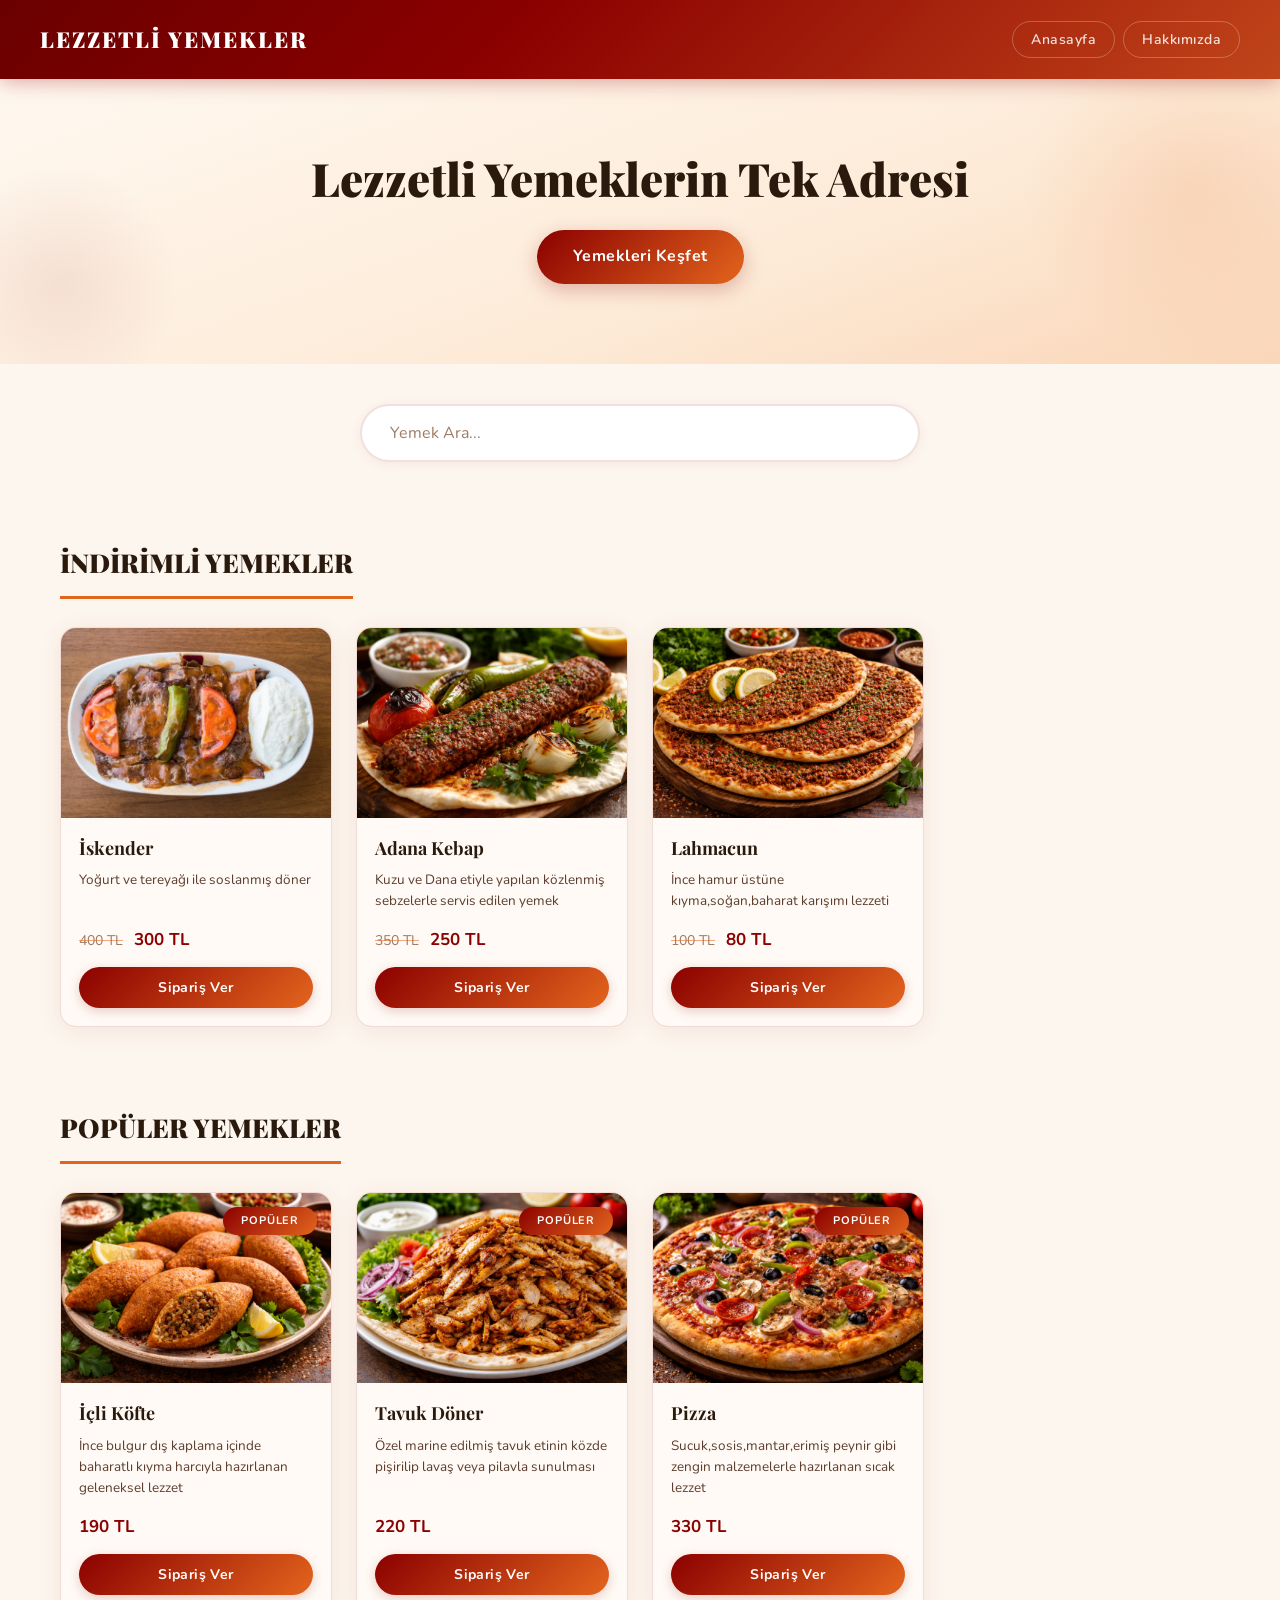
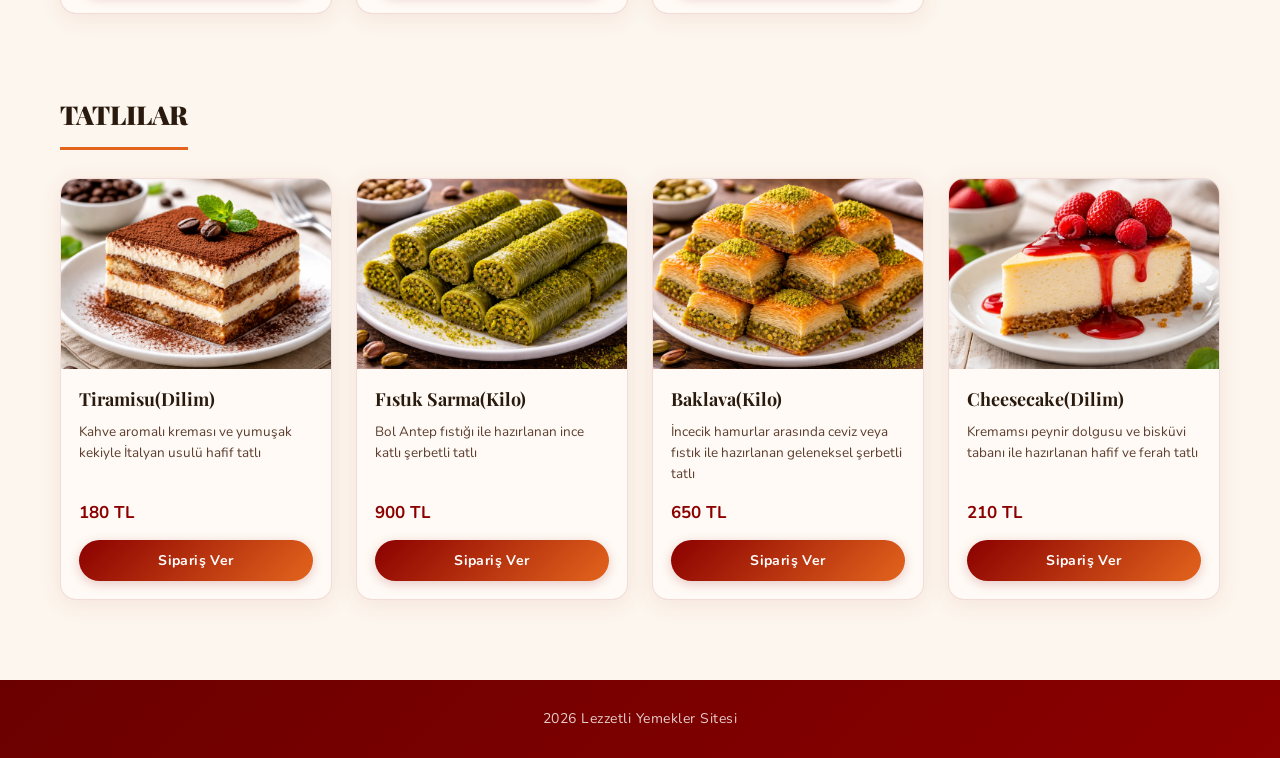
<file: index.html>
<!DOCTYPE html>
<html lang="en">
<head>
    <meta charset="UTF-8">
    <meta name="viewport" content="width=device-width, initial-scale=1.0">
    <title>YEMEK SİTESİ</title>
    <link rel="stylesheet" href="style.css">
    <link rel="shortcut icon" href="img/BG.png" type="image/x-icon">
</head>
<body>
    <header>
        <h1>LEZZETLİ YEMEKLER</h1>
        <nav>
            <ul>
                <li> <a href="index.html">Anasayfa</a></li>
                <li><a href="credits.html">Hakkımızda</a></li>
            </ul>
        </nav>
    </header>

    <div class="hero">
        <h1>Lezzetli Yemeklerin Tek Adresi</h1>
            <a href="https://yemek.com/tarif/" target="_blank">Yemekleri Keşfet</a>
    </div>

    <div class="search-box">
        <input type="text" id="searchInput" placeholder="Yemek Ara..."/>
    </div>

    <section class="promotion">
        <h2>İNDİRİMLİ YEMEKLER</h2>
        <div class="menu-items">

            <div class="menu-item">
                 <img src="img/İskender.jpg" alt="">
                 <h3>İskender</h3>
                 <p>
                     Yoğurt ve tereyağı ile soslanmış döner
                 </p>
                 <span><del>400 TL</del> 300 TL</span>
                <button class="order-button">Sipariş Ver</button>
            </div>

            <div class="menu-item">
                 <img src="img/Adana_Kebab.png" alt="">
                 <h3>Adana Kebap</h3>
                 <p>
                    Kuzu ve Dana etiyle yapılan közlenmiş sebzelerle servis edilen yemek
                 </p>
                 <span><del>350 TL</del> 250 TL</span>
                    <button class="order-button">Sipariş Ver</button>
            </div>

            <div class="menu-item">
                 <img src="img/Lahmacun.png" alt="">
                 <h3>Lahmacun</h3>
                 <p>
                     İnce hamur üstüne kıyma,soğan,baharat karışımı lezzeti
                 </p>
                 <span><del>100 TL</del> 80 TL</span>
                <button class="order-button">Sipariş Ver</button>
            </div>
            
        </div>
    </section>


    <section class="featured">
        <h2>POPÜLER YEMEKLER</h2>
        <div class="menu-items">

            <div class="menu-item">
                 <img src="img/İçli_Köfte.png" alt="">
                 <h3>İçli Köfte</h3>
                 <p>
                   İnce bulgur dış kaplama içinde baharatlı kıyma harcıyla hazırlanan geleneksel lezzet
                 </p>
                 <span>190 TL</span>
                 <button class="order-button">Sipariş Ver</button>
                 <Popüler class="tag" >Popüler</span>
            </div>

            <div class="menu-item">
                 <img src="img/Tavuk_Döner.png" alt="">
                 <h3>Tavuk Döner</h3>
                 <p>
                    Özel marine edilmiş tavuk etinin közde pişirilip lavaş veya pilavla sunulması
                 </p>
                 <span>220 TL</span>
                 <button class="order-button">Sipariş Ver</button>
                 <Popüler class="tag" >Popüler</span>
            </div>

            <div class="menu-item">
                 <img src="img/Pizza.png" alt="">
                 <h3>Pizza</h3>
                 <p>
                     Sucuk,sosis,mantar,erimiş peynir gibi zengin malzemelerle hazırlanan sıcak lezzet
                </p>
                <span>330 TL</span>
                <button class="order-button">Sipariş Ver</button>
                <Popüler class="tag" >Popüler</span>
            </div>

        </div>
    </section>


    <section class="sweets">
        <h2>TATLILAR</h2>
        <div class="menu-items">

            <div class="menu-item">
                 <img src="img/Tiramisu.png" alt="">
                 <h3>Tiramisu(Dilim)</h3>
                 <p>
                    Kahve aromalı kreması ve yumuşak kekiyle İtalyan usulü hafif tatlı
                 </p>
                 <span>180 TL</span>
                 <button class="order-button">Sipariş Ver</button>
            </div>

            <div class="menu-item">
                 <img src="img/Fıstık_Sarma.png" alt="">
                 <h3>Fıstık Sarma(Kilo)</h3>
                 <p>
                    Bol Antep fıstığı ile hazırlanan ince katlı şerbetli tatlı
                 </p>
                 <span>900 TL</span>
                 <button class="order-button">Sipariş Ver</button>
            </div>

            <div class="menu-item">
                <img src="img/Baklava.png" alt="">
                <h3>Baklava(Kilo)</h3>
                <p>
                  İncecik hamurlar arasında ceviz veya fıstık ile hazırlanan geleneksel şerbetli tatlı
                </p>
                <span>650 TL</span>
                <button class="order-button">Sipariş Ver</button>       
            </div>

            <div class="menu-item">
                 <img src="img/Cheesecake.png" alt="">
                 <h3>Cheesecake(Dilim)</h3>
                 <p>
                   Kremamsı peynir dolgusu ve bisküvi tabanı ile hazırlanan hafif ve ferah tatlı
                 </p>
                 <span>210 TL</span>
                 <button class="order-button">Sipariş Ver</button>           
            </div>

        </div>
    </section>


    <footer class="footer">
        <p>
            2026 Lezzetli Yemekler Sitesi
        </p>
    </footer>

    <script src="script.js"></script>
</body>
</html>
</file>
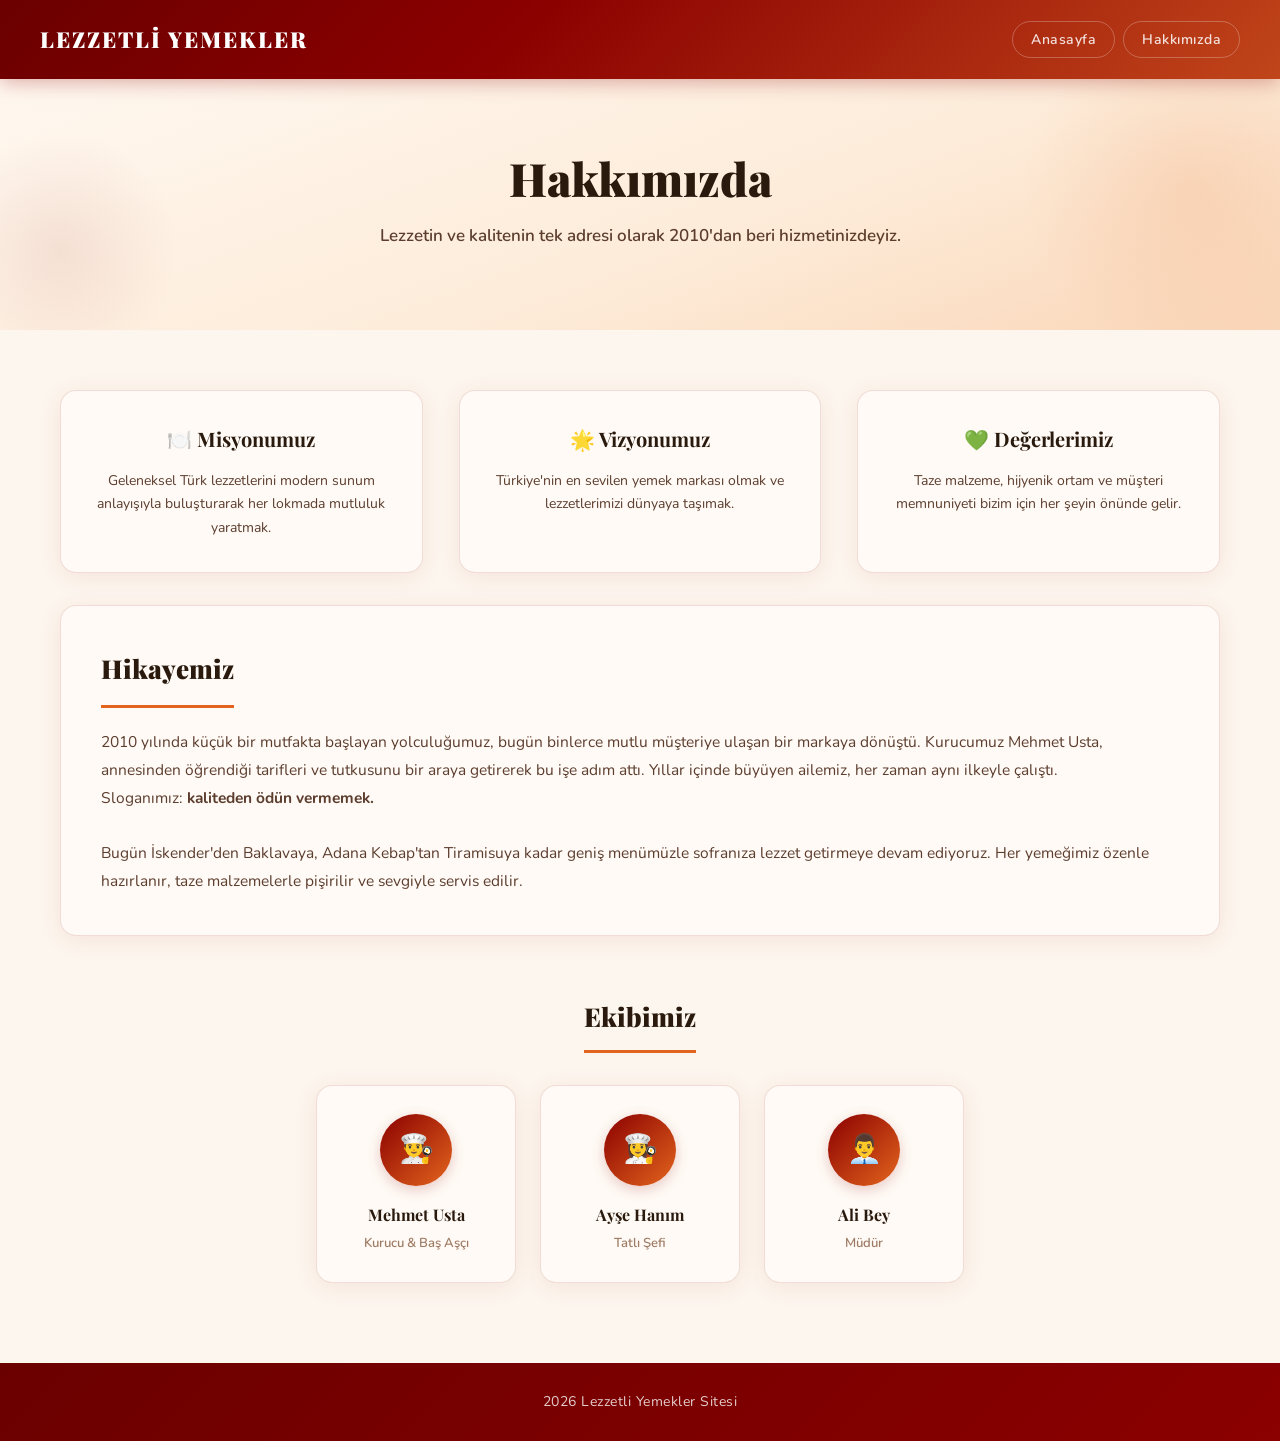
<file: credits.html>
<!DOCTYPE html>
<html lang="en">
<head>
    <meta charset="UTF-8">
    <meta name="viewport" content="width=device-width, initial-scale=1.0">
    <title>Hakkımızda - Lezzetli Yemekler</title>
    <link rel="stylesheet" href="style.css">
    <link rel="shortcut icon" href="img/BG.png" type="image/x-icon">
    <style>
  .about-hero {
    background: linear-gradient(160deg, #fff8f0 0%, #fdebd8 60%, #fad6b8 100%);
    text-align: center;
    padding: 72px 20px 80px;
    position: relative;
    overflow: hidden;
  }

  .about-hero::before {
    content: '';
    position: absolute;
    top: -60px; right: -80px;
    width: 340px; height: 340px;
    border-radius: 50%;
    background: radial-gradient(circle, rgba(227,101,29,0.12), transparent 70%);
    pointer-events: none;
  }

  .about-hero::after {
    content: '';
    position: absolute;
    bottom: -40px; left: -60px;
    width: 240px; height: 240px;
    border-radius: 50%;
    background: radial-gradient(circle, rgba(139,0,0,0.08), transparent 70%);
    pointer-events: none;
  }

  .about-hero h1 {
    font-family: 'Playfair Display', serif;
    font-size: clamp(28px, 5vw, 46px);
    font-weight: 900;
    color: var(--text-dark);
    margin-bottom: 16px;
    line-height: 1.2;
  }

  .about-hero p {
    font-size: 17px;
    color: var(--text-mid);
    max-width: 600px;
    margin: 0 auto;
    font-weight: 600;
  }

  .about-section {
    max-width: 1200px;
    margin: 20px auto 60px;
    padding: 0 20px;
  }

  .about-cards {
    display: flex;
    justify-content: space-between;
    flex-wrap: wrap;
    gap: 24px;
    margin-top: 60px;
  }

  .about-card {
    background: var(--card-bg);
    border-radius: var(--radius);
    border: 1.5px solid var(--border);
    box-shadow: var(--shadow);
    padding: 32px 28px;
    width: calc(33% - 20px);
    text-align: center;
    transition: transform 0.28s ease, box-shadow 0.28s ease, border-color 0.28s ease;
  }

  .about-card:hover {
    transform: translateY(-6px);
    box-shadow: var(--shadow-hover);
    border-color: rgba(227,101,29,0.3);
  }

  .about-card h3 {
    font-family: 'Playfair Display', serif;
    font-size: 20px;
    font-weight: 700;
    color: var(--text-dark);
    margin-bottom: 14px;
  }

  .about-card p {
    font-size: 14px;
    line-height: 1.7;
    color: var(--text-mid);
  }

  .about-story {
    background: var(--card-bg);
    border-radius: var(--radius);
    border: 1.5px solid var(--border);
    box-shadow: var(--shadow);
    padding: 40px;
    margin-top: 32px;
    line-height: 1.8;
    font-size: 15.5px;
    color: var(--text-mid);
  }

  .about-story h2 {
    font-family: 'Playfair Display', serif;
    font-size: 26px;
    font-weight: 900;
    color: var(--text-dark);
    margin-bottom: 20px;
    padding-bottom: 12px;
    border-bottom: 3px solid var(--orange);
    display: inline-block;
  }

  .team {
    margin-top: 60px;
    text-align: center;
  }

  .team h2 {
    font-family: 'Playfair Display', serif;
    font-size: 26px;
    font-weight: 900;
    color: var(--text-dark);
    margin-bottom: 32px;
    padding-bottom: 12px;
    border-bottom: 3px solid var(--orange);
    display: inline-block;
  }

  .team-cards {
    display: flex;
    justify-content: center;
    flex-wrap: wrap;
    gap: 24px;
  }

  .team-card {
    background: var(--card-bg);
    border-radius: var(--radius);
    border: 1.5px solid var(--border);
    box-shadow: var(--shadow);
    padding: 28px 24px;
    width: 200px;
    text-align: center;
    transition: transform 0.28s ease, box-shadow 0.28s ease, border-color 0.28s ease;
  }

  .team-card:hover {
    transform: translateY(-6px);
    box-shadow: var(--shadow-hover);
    border-color: rgba(227,101,29,0.3);
  }

  .team-card .avatar {
    width: 72px;
    height: 72px;
    border-radius: 50%;
    background: linear-gradient(135deg, var(--red), var(--orange));
    margin: 0 auto 16px;
    display: flex;
    align-items: center;
    justify-content: center;
    font-size: 28px;
    box-shadow: 0 4px 14px rgba(139,0,0,0.2);
  }

  .team-card h4 {
    font-family: 'Playfair Display', serif;
    font-size: 16px;
    font-weight: 700;
    color: var(--text-dark);
    margin-bottom: 6px;
  }

  .team-card p {
    font-size: 13px;
    color: var(--text-muted);
    font-weight: 600;
  }

  @media (max-width: 768px) {
    .about-cards {
      flex-direction: column;
    }
    .about-card {
      width: 100%;
    }
  }

  @media (max-width: 480px) {
    .about-hero {
      padding: 52px 20px 60px;
    }
  }
    </style>
    </head>
<body>
    <header>
        <h1>LEZZETLİ YEMEKLER</h1>
        <nav>
            <ul>
                <li><a href="index.html">Anasayfa</a></li>
                <li><a href="credits.html">Hakkımızda</a></li>
            </ul>
        </nav>
    </header>

    <div class="about-hero">
        <h1>Hakkımızda</h1>
        <p>Lezzetin ve kalitenin tek adresi olarak 2010'dan beri hizmetinizdeyiz.</p>
    </div>

    <div class="about-section">

        <div class="about-cards">
            <div class="about-card">
                <h3>🍽️ Misyonumuz</h3>
                <p>Geleneksel Türk lezzetlerini modern sunum anlayışıyla buluşturarak her lokmada mutluluk yaratmak.</p>
            </div>
            <div class="about-card">
                <h3>🌟 Vizyonumuz</h3>
                <p>Türkiye'nin en sevilen yemek markası olmak ve lezzetlerimizi dünyaya taşımak.</p>
            </div>
            <div class="about-card">
                <h3>💚 Değerlerimiz</h3>
                <p>Taze malzeme, hijyenik ortam ve müşteri memnuniyeti bizim için her şeyin önünde gelir.</p>
            </div>
        </div>

        <div class="about-story">
            <h2>Hikayemiz</h2>
            <p>
                2010 yılında küçük bir mutfakta başlayan yolculuğumuz, bugün binlerce mutlu müşteriye ulaşan bir markaya dönüştü. 
                Kurucumuz Mehmet Usta, annesinden öğrendiği tarifleri ve tutkusunu bir araya getirerek bu işe adım attı.
                Yıllar içinde büyüyen ailemiz, her zaman aynı ilkeyle çalıştı.<br>Sloganımız: <strong>kaliteden ödün vermemek.</strong>
            </p>
            <br>
            <p>
                Bugün İskender'den Baklavaya, Adana Kebap'tan Tiramisuya kadar geniş menümüzle sofranıza lezzet getirmeye devam ediyoruz.
                Her yemeğimiz özenle hazırlanır, taze malzemelerle pişirilir ve sevgiyle servis edilir.
            </p>
        </div>

        <div class="team">
            <h2>Ekibimiz</h2>
            <div class="team-cards">
                <div class="team-card">
                    <div class="avatar">👨‍🍳</div>
                    <h4>Mehmet Usta</h4>
                    <p>Kurucu & Baş Aşçı</p>
                </div>
                <div class="team-card">
                    <div class="avatar">👩‍🍳</div>
                    <h4>Ayşe Hanım</h4>
                    <p>Tatlı Şefi</p>
                </div>
                <div class="team-card">
                    <div class="avatar">👨‍💼</div>
                    <h4>Ali Bey</h4>
                    <p>Müdür</p>
                </div>
            </div>
        </div>

    </div>

    <footer class="footer">
        <p>
            2026 Lezzetli Yemekler Sitesi
        </p>
    </footer>

</body>
</html>
</file>
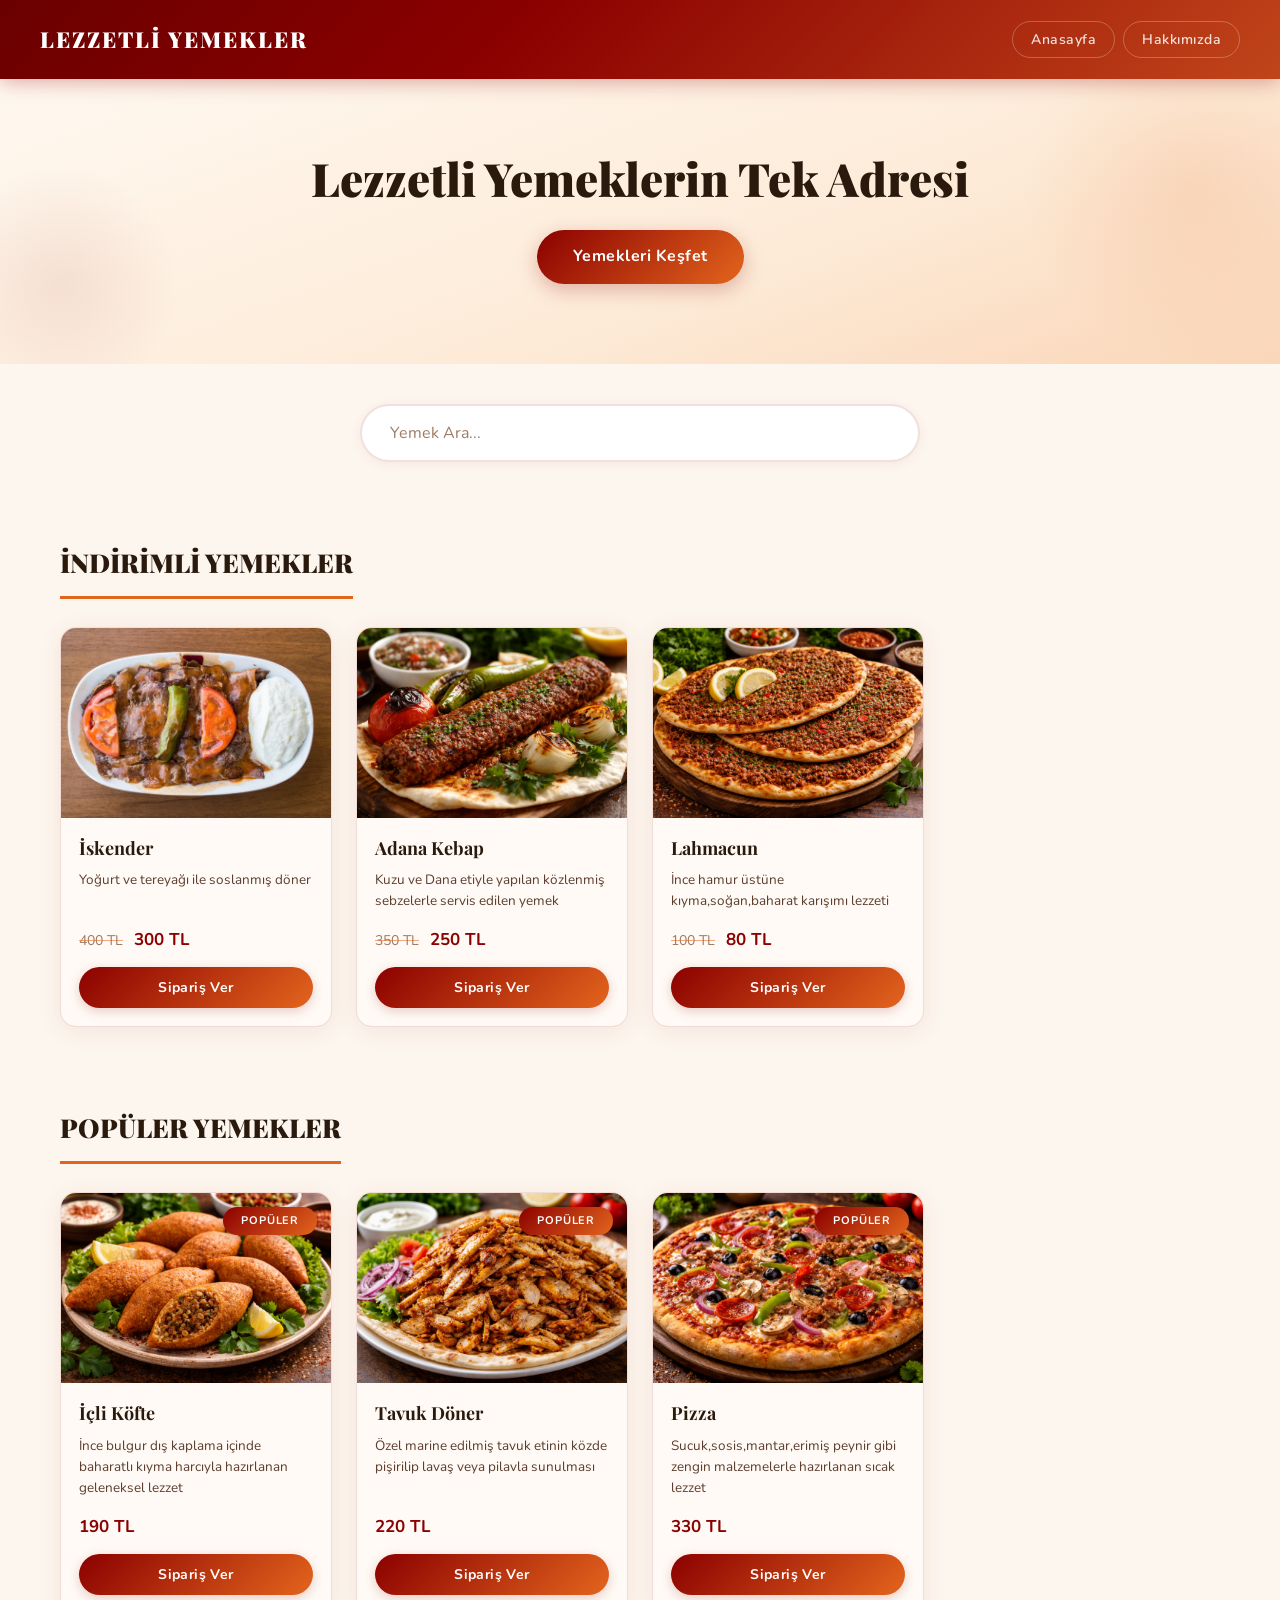
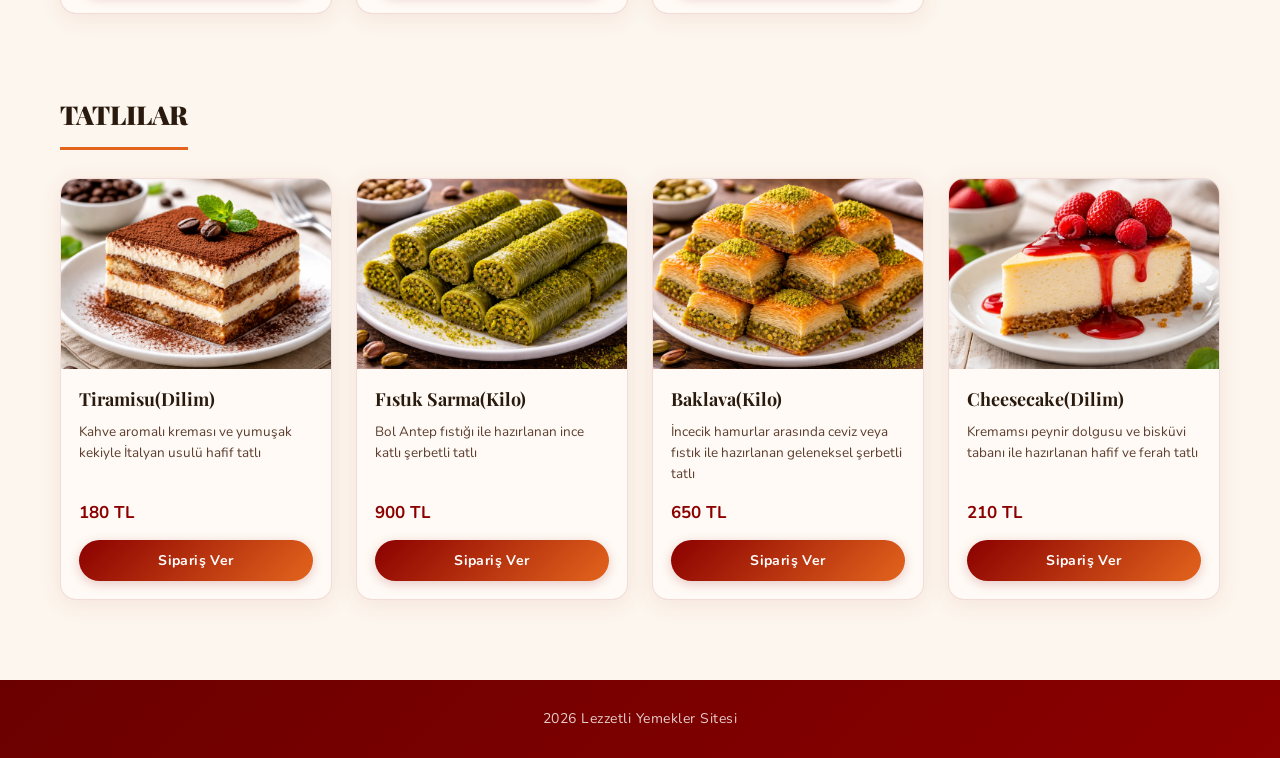
<file: main.html>
<!DOCTYPE html>
<html lang="en">
<head>
    <meta charset="UTF-8">
    <meta name="viewport" content="width=device-width, initial-scale=1.0">
    <title>YEMEK SİTESİ</title>
    <link rel="stylesheet" href="style.css">
    <link rel="shortcut icon" href="img/BG.png" type="image/x-icon">
</head>
<body>
    <header>
        <h1>LEZZETLİ YEMEKLER</h1>
        <nav>
            <ul>
                <li> <a href="main.html">Anasayfa</a></li>
                <li><a href="credits.html">Hakkımızda</a></li>
            </ul>
        </nav>
    </header>

    <div class="hero">
        <h1>Lezzetli Yemeklerin Tek Adresi</h1>
            <a href="https://yemek.com/tarif/" target="_blank">Yemekleri Keşfet</a>
    </div>

    <div class="search-box">
        <input type="text" id="searchInput" placeholder="Yemek Ara..."/>
    </div>

    <section class="promotion">
        <h2>İNDİRİMLİ YEMEKLER</h2>
        <div class="menu-items">

            <div class="menu-item">
                 <img src="img/İskender.jpg" alt="">
                 <h3>İskender</h3>
                 <p>
                     Yoğurt ve tereyağı ile soslanmış döner
                 </p>
                 <span><del>400 TL</del> 300 TL</span>
                <button class="order-button">Sipariş Ver</button>
            </div>

            <div class="menu-item">
                 <img src="img/Adana_Kebab.png" alt="">
                 <h3>Adana Kebap</h3>
                 <p>
                    Kuzu ve Dana etiyle yapılan közlenmiş sebzelerle servis edilen yemek
                 </p>
                 <span><del>350 TL</del> 250 TL</span>
                    <button class="order-button">Sipariş Ver</button>
            </div>

            <div class="menu-item">
                 <img src="img/Lahmacun.png" alt="">
                 <h3>Lahmacun</h3>
                 <p>
                     İnce hamur üstüne kıyma,soğan,baharat karışımı lezzeti
                 </p>
                 <span><del>100 TL</del> 80 TL</span>
                <button class="order-button">Sipariş Ver</button>
            </div>
            
        </div>
    </section>


    <section class="featured">
        <h2>POPÜLER YEMEKLER</h2>
        <div class="menu-items">

            <div class="menu-item">
                 <img src="img/İçli_Köfte.png" alt="">
                 <h3>İçli Köfte</h3>
                 <p>
                   İnce bulgur dış kaplama içinde baharatlı kıyma harcıyla hazırlanan geleneksel lezzet
                 </p>
                 <span>190 TL</span>
                 <button class="order-button">Sipariş Ver</button>
                 <Popüler class="tag" >Popüler</span>
            </div>

            <div class="menu-item">
                 <img src="img/Tavuk_Döner.png" alt="">
                 <h3>Tavuk Döner</h3>
                 <p>
                    Özel marine edilmiş tavuk etinin közde pişirilip lavaş veya pilavla sunulması
                 </p>
                 <span>220 TL</span>
                 <button class="order-button">Sipariş Ver</button>
                 <Popüler class="tag" >Popüler</span>
            </div>

            <div class="menu-item">
                 <img src="img/Pizza.png" alt="">
                 <h3>Pizza</h3>
                 <p>
                     Sucuk,sosis,mantar,erimiş peynir gibi zengin malzemelerle hazırlanan sıcak lezzet
                </p>
                <span>330 TL</span>
                <button class="order-button">Sipariş Ver</button>
                <Popüler class="tag" >Popüler</span>
            </div>

        </div>
    </section>


    <section class="sweets">
        <h2>TATLILAR</h2>
        <div class="menu-items">

            <div class="menu-item">
                 <img src="img/Tiramisu.png" alt="">
                 <h3>Tiramisu(Dilim)</h3>
                 <p>
                    Kahve aromalı kreması ve yumuşak kekiyle İtalyan usulü hafif tatlı
                 </p>
                 <span>180 TL</span>
                 <button class="order-button">Sipariş Ver</button>
            </div>

            <div class="menu-item">
                 <img src="img/Fıstık_Sarma.png" alt="">
                 <h3>Fıstık Sarma(Kilo)</h3>
                 <p>
                    Bol Antep fıstığı ile hazırlanan ince katlı şerbetli tatlı
                 </p>
                 <span>900 TL</span>
                 <button class="order-button">Sipariş Ver</button>
            </div>

            <div class="menu-item">
                <img src="img/Baklava.png" alt="">
                <h3>Baklava(Kilo)</h3>
                <p>
                  İncecik hamurlar arasında ceviz veya fıstık ile hazırlanan geleneksel şerbetli tatlı
                </p>
                <span>650 TL</span>
                <button class="order-button">Sipariş Ver</button>       
            </div>

            <div class="menu-item">
                 <img src="img/Cheesecake.png" alt="">
                 <h3>Cheesecake(Dilim)</h3>
                 <p>
                   Kremamsı peynir dolgusu ve bisküvi tabanı ile hazırlanan hafif ve ferah tatlı
                 </p>
                 <span>210 TL</span>
                 <button class="order-button">Sipariş Ver</button>           
            </div>

        </div>
    </section>


    <footer class="footer">
        <p>
            2026 Lezzetli Yemekler Sitesi
        </p>
    </footer>

    <script src="script.js"></script>
</body>
</html>
</file>
<file: style.css>
@import url('https://fonts.googleapis.com/css2?family=Playfair+Display:wght@700;900&family=Nunito:wght@400;600;700&display=swap');

:root {
  --red: #8B0000;
  --orange: #e3651d;
  --orange-light: #f5a05a;
  --cream: #fdf6ee;
  --card-bg: #fffaf5;
  --text-dark: #2a1a0e;
  --text-mid: #5c3d2e;
  --text-muted: #9e7b65;
  --border: rgba(139, 0, 0, 0.12);
  --shadow: 0 4px 24px rgba(139, 0, 0, 0.08);
  --shadow-hover: 0 12px 40px rgba(139, 0, 0, 0.16);
  --radius: 16px;
  --radius-sm: 8px;
}

*, *::before, *::after {
  margin: 0;
  padding: 0;
  box-sizing: border-box;
}

body {
  background-color: var(--cream);
  font-family: 'Nunito', sans-serif;
  color: var(--text-dark);
  line-height: 1.6;
}

header {
  background: linear-gradient(135deg, #6b0000 0%, #8B0000 40%, #c0451a 100%);
  padding: 22px 40px;
  display: flex;
  align-items: center;
  justify-content: space-between;
  position: sticky;
  top: 0;
  z-index: 100;
  box-shadow: 0 2px 20px rgba(139,0,0,0.35);
}

header h1 {
  font-family: 'Playfair Display', serif;
  font-size: 22px;
  font-weight: 900;
  color: #fff;
  letter-spacing: 2px;
  text-transform: uppercase;
}

nav ul {
  list-style: none;
  display: flex;
  gap: 8px;
}

nav ul li a {
  color: rgba(255,255,255,0.85);
  text-decoration: none;
  font-size: 14px;
  font-weight: 600;
  padding: 8px 18px;
  border-radius: 30px;
  border: 1.5px solid rgba(255,255,255,0.25);
  transition: all 0.25s ease;
  letter-spacing: 0.5px;
}

nav ul li a:hover {
  background: rgba(255,255,255,0.15);
  border-color: rgba(255,255,255,0.6);
  color: #fff;
}

/* ── HERO ─────────────────────────────────────────── */

.hero {
  background: linear-gradient(160deg, #fff8f0 0%, #fdebd8 60%, #fad6b8 100%);
  text-align: center;
  padding: 72px 20px 80px;
  position: relative;
  overflow: hidden;
}

.hero::before {
  content: '';
  position: absolute;
  top: -60px; right: -80px;
  width: 340px; height: 340px;
  border-radius: 50%;
  background: radial-gradient(circle, rgba(227,101,29,0.12), transparent 70%);
  pointer-events: none;
}

.hero::after {
  content: '';
  position: absolute;
  bottom: -40px; left: -60px;
  width: 240px; height: 240px;
  border-radius: 50%;
  background: radial-gradient(circle, rgba(139,0,0,0.08), transparent 70%);
  pointer-events: none;
}

.hero h1 {
  font-family: 'Playfair Display', serif;
  font-size: clamp(28px, 5vw, 46px);
  font-weight: 900;
  color: var(--text-dark);
  margin-bottom: 24px;
  line-height: 1.2;
}

.hero a {
  display: inline-block;
  background: linear-gradient(135deg, var(--red), var(--orange));
  color: #fff;
  font-size: 16px;
  font-weight: 700;
  padding: 14px 36px;
  border-radius: 50px;
  text-decoration: none;
  letter-spacing: 0.5px;
  transition: all 0.3s ease;
  box-shadow: 0 6px 20px rgba(139,0,0,0.25);
}

.hero a:hover {
  transform: translateY(-2px);
  box-shadow: 0 10px 30px rgba(139,0,0,0.35);
}

.search-box {
  max-width: 600px;
  margin: 40px auto 20px;
  padding: 0 20px;
}

.search-box input {
  width: 100%;
  padding: 16px 28px;
  background: #fff;
  border: 2px solid var(--border);
  border-radius: 50px;
  outline: none;
  font-size: 16px;
  font-family: 'Nunito', sans-serif;
  color: var(--text-dark);
  transition: border-color 0.2s, box-shadow 0.2s;
  box-shadow: 0 2px 12px rgba(139,0,0,0.06);
}

.search-box input::placeholder {
  color: var(--text-muted);
}

.search-box input:focus {
  border-color: var(--orange);
  box-shadow: 0 4px 20px rgba(227,101,29,0.18);
}

.promotion, .featured, .sweets {
  max-width: 1200px;
  margin: 20px auto;
  padding: 0 20px;
}

.promotion h2,
.featured h2,
.sweets h2 {
  font-family: 'Playfair Display', serif;
  font-size: 26px;
  font-weight: 900;
  color: var(--text-dark);
  margin-top: 60px;
  margin-bottom: 28px;
  padding-bottom: 12px;
  border-bottom: 3px solid var(--orange);
  display: inline-block;
}

.menu-items {
  display: grid;
  grid-template-columns: repeat(auto-fill, minmax(240px, 1fr));
  gap: 24px;
}

.menu-item {
  background: var(--card-bg);
  border-radius: var(--radius);
  border: 1.5px solid var(--border);
  overflow: hidden;
  display: flex;
  flex-direction: column;
  position: relative;
  transition: transform 0.28s ease, box-shadow 0.28s ease, border-color 0.28s ease;
  box-shadow: var(--shadow);
}

.menu-item:hover {
  transform: translateY(-6px);
  box-shadow: var(--shadow-hover);
  border-color: rgba(227,101,29,0.3);
}

.menu-item img {
  width: 100%;
  height: 190px;
  object-fit: cover;
  display: block;
  transition: transform 0.35s ease;
}

.menu-item:hover img {
  transform: scale(1.04);
}

.menu-item > *:not(img) {
  padding-left: 18px;
  padding-right: 18px;
}

.menu-item h3 {
  font-family: 'Playfair Display', serif;
  font-size: 18px;
  font-weight: 700;
  color: var(--text-dark);
  margin-top: 16px;
  margin-bottom: 8px;
}

.menu-item p {
  font-size: 13.5px;
  color: var(--text-mid);
  line-height: 1.55;
  flex: 1;
  margin-bottom: 14px;
}

.menu-item span {
  display: block;
  font-weight: 700;
  font-size: 17px;
  color: var(--red);
  margin-bottom: 14px;
}

del {
  color: var(--text-muted);
  font-weight: 400;
  font-size: 14px;
  margin-right: 6px;
  text-decoration-color: rgba(227,101,29,0.55);
}

.order-button {
  display: block;
  margin: 0 18px 18px;
  background: linear-gradient(135deg, var(--red), var(--orange));
  color: #fff;
  font-family: 'Nunito', sans-serif;
  font-size: 14px;
  font-weight: 700;
  letter-spacing: 0.4px;
  padding: 11px 20px;
  border-radius: 50px;
  border: none;
  cursor: pointer;
  transition: all 0.25s ease;
  box-shadow: 0 3px 12px rgba(139,0,0,0.2);
}

.order-button:hover {
  transform: translateY(-1px);
  box-shadow: 0 6px 20px rgba(139,0,0,0.3);
}

.order-button:active {
  transform: scale(0.97);
}

.tag {
  position: absolute;
  top: 14px;
  right: 14px;
  background: linear-gradient(135deg, var(--red), var(--orange));
  color: #fff;
  font-size: 11px;
  font-weight: 700;
  letter-spacing: 0.8px;
  text-transform: uppercase;
  padding: 5px 12px;
  border-radius: 30px;
  box-shadow: 0 2px 8px rgba(139,0,0,0.3);
}

.footer {
  background: linear-gradient(135deg, #6b0000, #8B0000);
  color: rgba(255,255,255,0.8);
  text-align: center;
  padding: 28px 20px;
  margin-top: 80px;
  font-size: 14px;
  letter-spacing: 0.5px;
}

.footer a {
  color: var(--orange-light);
  text-decoration: none;
  font-weight: 600;
}

.footer a:hover {
  text-decoration: underline;
}

@media (max-width: 768px) {
  header {
    flex-direction: column;
    gap: 14px;
    padding: 18px 20px;
    text-align: center;
  }

  .hero {
    padding: 52px 20px 60px;
  }

  .menu-items {
    grid-template-columns: repeat(auto-fill, minmax(200px, 1fr));
    gap: 16px;
  }
}

@media (max-width: 480px) {
  .menu-items {
    grid-template-columns: 1fr;
  }

  .promotion h2,
  .featured h2,
  .sweets h2 {
    font-size: 22px;
  }
}
</file>
